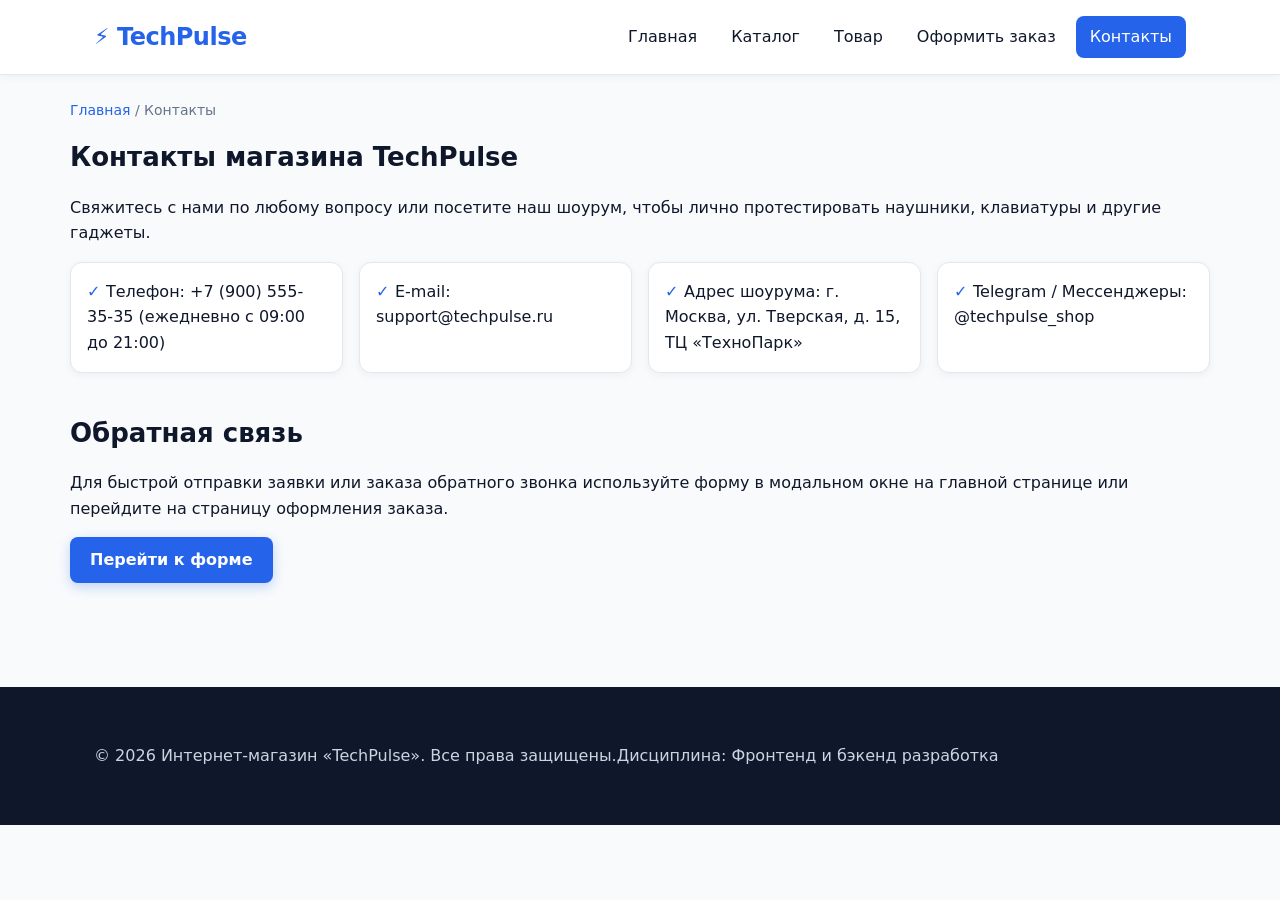
<file: contacts.html>
<!DOCTYPE html>
<html lang="ru">
  <head>
    <meta charset="UTF-8" />
    <meta name="viewport" content="width=device-width, initial-scale=1.0" />
    <meta
      name="description"
      content="Контактная информация интернет-магазина TechPulse."
    />
    <title>Контакты — TechPulse</title>
    <link rel="stylesheet" href="css/style.css" />
  </head>
  <body>
    <header class="site-header">
      <div class="site-header__inner">
        <a class="site-header__logo" href="index.html">TechPulse</a>
        <nav class="site-nav" aria-label="Основная навигация">
          <ul class="site-nav__list">
            <li class="site-nav__item">
              <a class="site-nav__link" href="index.html">Главная</a>
            </li>
            <li class="site-nav__item">
              <a class="site-nav__link" href="catalog.html">Каталог</a>
            </li>
            <li class="site-nav__item">
              <a class="site-nav__link" href="product.html">Товар</a>
            </li>
            <li class="site-nav__item">
              <a class="site-nav__link" href="order.html">Оформить заказ</a>
            </li>
            <li class="site-nav__item">
              <a
                class="site-nav__link site-nav__link--active"
                href="contacts.html"
                >Контакты</a
              >
            </li>
          </ul>
        </nav>
      </div>
    </header>

    <main>
      <nav class="breadcrumbs" aria-label="Хлебные крошки">
        <a class="breadcrumbs__link" href="index.html">Главная</a>
        <span class="breadcrumbs__current">Контакты</span>
      </nav>

      <section class="section">
        <h1 class="section__title">Контакты магазина TechPulse</h1>
        <p>
          Свяжитесь с нами по любому вопросу или посетите наш шоурум, чтобы
          лично протестировать наушники, клавиатуры и другие гаджеты.
        </p>
        <ul class="advantages-list">
          <li>Телефон: +7 (900) 555-35-35 (ежедневно с 09:00 до 21:00)</li>
          <li>E-mail: support@techpulse.ru</li>
          <li>Адрес шоурума: г. Москва, ул. Тверская, д. 15, ТЦ «ТехноПарк»</li>
          <li>Telegram / Мессенджеры: @techpulse_shop</li>
        </ul>
      </section>

      <section class="section" id="feedback">
        <h2 class="section__title">Обратная связь</h2>
        <p>
          Для быстрой отправки заявки или заказа обратного звонка используйте
          форму в модальном окне на главной странице или перейдите на страницу
          оформления заказа.
        </p>
        <a class="button button--primary" href="index.html#contacts"
          >Перейти к форме</a
        >
      </section>
    </main>

    <footer class="site-footer">
      <div class="site-footer__inner">
        <p>&copy; 2026 Интернет-магазин «TechPulse». Все права защищены.</p>
        <p>Дисциплина: Фронтенд и бэкенд разработка</p>
      </div>
    </footer>
  </body>
</html>
</file>
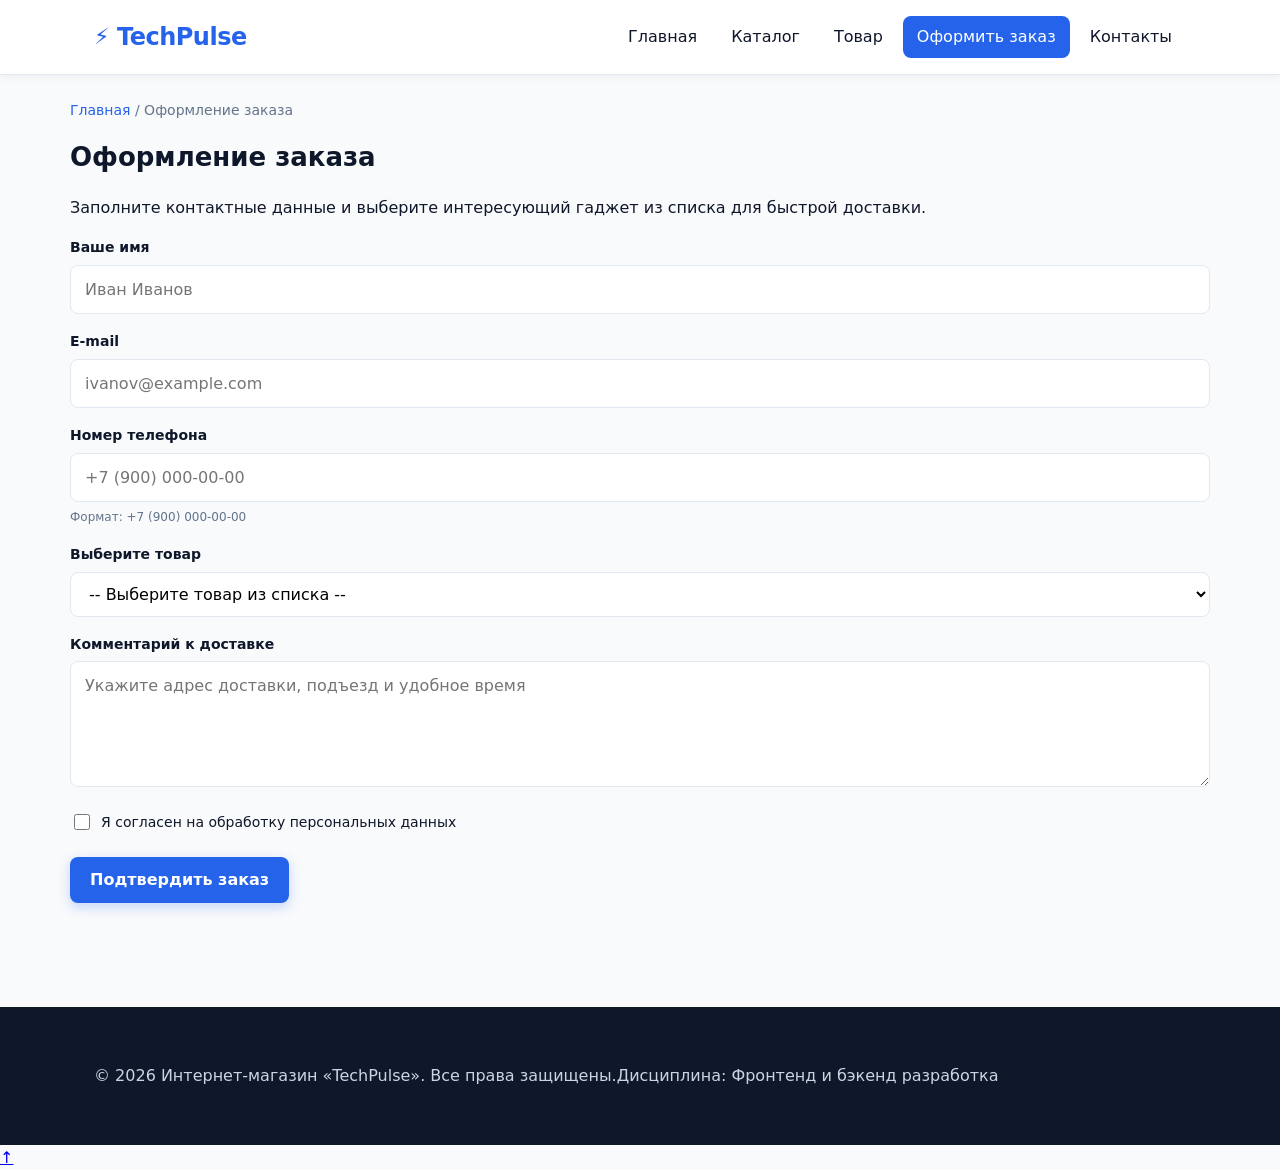
<file: order.html>
<!DOCTYPE html>
<html lang="ru">
  <head>
    <meta charset="UTF-8" />
    <meta name="viewport" content="width=device-width, initial-scale=1.0" />
    <meta
      name="description"
      content="Страница оформления онлайн-заказа в магазине TechPulse."
    />
    <title>Оформление заказа — TechPulse</title>
    <link rel="stylesheet" href="css/style.css" />
    <script src="js/main.js" defer></script>
  </head>
  <body>
    <header class="site-header">
      <div class="site-header__inner">
        <a class="site-header__logo" href="index.html">TechPulse</a>
        <nav class="site-nav" aria-label="Основная навигация">
          <ul class="site-nav__list">
            <li class="site-nav__item">
              <a class="site-nav__link" href="index.html">Главная</a>
            </li>
            <li class="site-nav__item">
              <a class="site-nav__link" href="catalog.html">Каталог</a>
            </li>
            <li class="site-nav__item">
              <a class="site-nav__link" href="product.html">Товар</a>
            </li>
            <li class="site-nav__item">
              <a class="site-nav__link site-nav__link--active" href="order.html"
                >Оформить заказ</a
              >
            </li>
            <li class="site-nav__item">
              <a class="site-nav__link" href="contacts.html">Контакты</a>
            </li>
          </ul>
        </nav>
      </div>
    </header>

    <main>
      <nav class="breadcrumbs" aria-label="Хлебные крошки">
        <a class="breadcrumbs__link" href="index.html">Главная</a>
        <span class="breadcrumbs__current">Оформление заказа</span>
      </nav>

      <section class="section order-page">
        <h1 class="section__title">Оформление заказа</h1>
        <p>
          Заполните контактные данные и выберите интересующий гаджет из списка
          для быстрой доставки.
        </p>

        <form
          class="order-form order-form--page"
          id="order-page-form"
          action="#"
          method="post"
          novalidate
        >
          <div class="order-form__field">
            <label class="order-form__label" for="page-order-name"
              >Ваше имя</label
            >
            <input
              class="order-form__input"
              id="page-order-name"
              name="name"
              type="text"
              placeholder="Иван Иванов"
              minlength="2"
              required
            />
          </div>

          <div class="order-form__field">
            <label class="order-form__label" for="page-order-email"
              >E-mail</label
            >
            <input
              class="order-form__input"
              id="page-order-email"
              name="email"
              type="email"
              placeholder="ivanov@example.com"
              required
            />
          </div>

          <div class="order-form__field">
            <label class="order-form__label" for="page-order-phone"
              >Номер телефона</label
            >
            <input
              class="order-form__input"
              id="page-order-phone"
              name="phone"
              type="tel"
              placeholder="+7 (900) 000-00-00"
              pattern="^\+7 \(\d{3}\) \d{3}-\d{2}-\d{2}$"
              required
            />
            <small class="order-form__help">Формат: +7 (900) 000-00-00</small>
          </div>

          <div class="order-form__field">
            <label class="order-form__label" for="page-order-product"
              >Выберите товар</label
            >
            <select
              class="order-form__select"
              id="page-order-product"
              name="product"
              required
            >
              <option value="">-- Выберите товар из списка --</option>
              <option value="1">Наушники Pulse Audio Pro (12 990 руб.)</option>
              <option value="2">Клавиатура KeyChronos K8 (8 490 руб.)</option>
              <option value="3">Смарт-часы ChronoFit X (9 990 руб.)</option>
              <option value="4">Мышь GlideMaster Pro (5 490 руб.)</option>
              <option value="5">Колонка BassBoom Mini (6 200 руб.)</option>
              <option value="6">Микрофон VoiceCast USB (7 900 руб.)</option>
            </select>
          </div>

          <div class="order-form__field">
            <label class="order-form__label" for="page-order-comment"
              >Комментарий к доставке</label
            >
            <textarea
              class="order-form__textarea"
              id="page-order-comment"
              name="comment"
              rows="4"
              placeholder="Укажите адрес доставки, подъезд и удобное время"
            ></textarea>
          </div>

          <div class="order-form__field order-form__field--checkbox">
            <label class="order-form__checkbox-label">
              <input
                class="order-form__checkbox"
                id="page-order-agreement"
                name="agreement"
                type="checkbox"
                required
              />
              Я согласен на обработку персональных данных
            </label>
          </div>

          <div class="order-form__actions">
            <button class="button button--primary" type="submit">
              Подтвердить заказ
            </button>
          </div>
        </form>
      </section>
    </main>

    <footer class="site-footer">
      <div class="site-footer__inner">
        <p>&copy; 2026 Интернет-магазин «TechPulse». Все права защищены.</p>
        <p>Дисциплина: Фронтенд и бэкенд разработка</p>
      </div>
    </footer>

    <a class="scroll-top-btn" href="#" aria-label="Наверх">↑</a>
    <p class="success-message" id="success-message" hidden>
      Форма успешно отправлена!
    </p>
  </body>
</html>
</file>
<file: css/style.css>
/* ===============================
   1. Переменные проекта
   =============================== */
:root {
  --color-bg: #f8fafc;
  --color-text: #0f172a;
  --color-muted: #64748b;
  --color-primary: #2563eb;
  --color-primary-dark: #1d4ed8;
  --color-border: #e2e8f0;
  --color-surface: #ffffff;
  --color-surface-accent: #eff6ff;
  --color-danger: #e11d48;
  --color-success: #16a34a;
  --color-success-bg: #f0fdf4;
  --color-white: #ffffff;

  --space-xs: 6px;
  --space-sm: 10px;
  --space-md: 16px;
  --space-lg: 24px;
  --space-xl: 40px;

  --radius-sm: 8px;
  --radius-md: 12px;
  --radius-lg: 18px;

  --shadow-sm: 0 2px 8px rgba(15, 23, 42, 0.05);
  --shadow-md: 0 10px 25px -5px rgba(15, 23, 42, 0.1);
  --shadow-lg: 0 20px 35px -10px rgba(37, 99, 235, 0.18);

  --container-width: 1140px;
}

/* ===============================
   2. Базовые стили
   =============================== */
* {
  box-sizing: border-box;
}

html {
  scroll-behavior: smooth;
}

body {
  margin: 0;
  font-family: 'Segoe UI', system-ui, -apple-system, Arial, sans-serif;
  line-height: 1.6;
  color: var(--color-text);
  background-color: var(--color-bg);
}

main {
  padding: var(--space-lg);
}

/* Подсветка целевого якоря */
:target {
  outline: 2px dashed var(--color-primary);
  outline-offset: 6px;
  border-radius: var(--radius-sm);
}

/* ===============================
   3. Блок кнопки (button)
   =============================== */
.button {
  display: inline-flex;
  align-items: center;
  justify-content: center;
  padding: 10px 20px;
  border: none;
  border-radius: var(--radius-sm);
  font: inherit;
  font-weight: 600;
  text-decoration: none;
  cursor: pointer;
  transition:
    background-color 0.2s ease,
    color 0.2s ease,
    transform 0.15s ease,
    box-shadow 0.2s ease;
}

.button:active {
  transform: translateY(1px);
}

.button--primary {
  color: var(--color-white);
  background-color: var(--color-primary);
  box-shadow: 0 4px 12px rgba(37, 99, 235, 0.25);
}

.button--primary:hover {
  background-color: var(--color-primary-dark);
  box-shadow: 0 6px 16px rgba(37, 99, 235, 0.35);
}

.button--secondary {
  color: var(--color-primary);
  background-color: var(--color-surface);
  border: 1.5px solid var(--color-primary);
}

.button--secondary:hover {
  color: var(--color-white);
  background-color: var(--color-primary);
}

.button:focus-visible {
  outline: 2px solid var(--color-primary);
  outline-offset: 3px;
}

.button:disabled,
.button--disabled {
  opacity: 0.6;
  cursor: not-allowed;
}

/* ===============================
   4. Шапка и навигация (site-header, site-nav)
   =============================== */
.site-header {
  background-color: var(--color-surface);
  border-bottom: 1px solid var(--color-border);
  box-shadow: var(--shadow-sm);
  position: sticky;
  top: 0;
  z-index: 50;
}

.site-header__inner {
  max-width: var(--container-width);
  margin: 0 auto;
  padding: var(--space-md) var(--space-lg);
  display: flex;
  flex-wrap: wrap;
  justify-content: space-between;
  align-items: center;
  gap: var(--space-md);
}

.site-header__logo {
  font-size: 24px;
  font-weight: 800;
  letter-spacing: -0.5px;
  color: var(--color-primary);
  text-decoration: none;
  display: inline-flex;
  align-items: center;
  gap: 8px;
  transition: opacity 0.2s ease;
}

.site-header__logo::before {
  content: '⚡';
  font-size: 22px;
}

.site-header__logo:hover {
  opacity: 0.85;
}

.site-nav__list {
  display: flex;
  flex-wrap: wrap;
  justify-content: center;
  align-items: center;
  gap: var(--space-xs);
  padding: 0;
  margin: 0;
  list-style: none;
}

.site-nav__item {
  margin-bottom: 0;
}

.site-nav__link {
  display: inline-block;
  padding: 8px 14px;
  color: var(--color-text);
  font-weight: 500;
  text-decoration: none;
  border-radius: var(--radius-sm);
  transition:
    background-color 0.2s ease,
    color 0.2s ease;
}

.site-nav__link:hover {
  color: var(--color-primary);
  background-color: var(--color-surface-accent);
}

.site-nav__link:focus-visible {
  outline: 2px solid var(--color-primary);
  outline-offset: 3px;
}

.site-nav__link--active {
  color: var(--color-white);
  background-color: var(--color-primary);
}

.site-nav__link--active:hover {
  color: var(--color-white);
  background-color: var(--color-primary-dark);
}

/* ===============================
   5. Хлебные крошки (breadcrumbs)
   =============================== */
.breadcrumbs {
  max-width: var(--container-width);
  margin: 0 auto var(--space-md);
  font-size: 14px;
  color: var(--color-muted);
}

.breadcrumbs__link {
  color: var(--color-primary);
  text-decoration: none;
  font-weight: 500;
}

.breadcrumbs__link:hover {
  text-decoration: underline;
}

.breadcrumbs__current::before {
  content: ' / ';
  color: var(--color-muted);
}

/* ===============================
   6. Основные компоненты страниц (hero, section, aside-info)
   =============================== */
.hero {
  max-width: var(--container-width);
  margin: 0 auto var(--space-xl);
  padding: var(--space-xl);
  background: linear-gradient(135deg, #1e3a8a 0%, #2563eb 60%, #3b82f6 100%);
  color: var(--color-white);
  border-radius: var(--radius-lg);
  box-shadow: var(--shadow-lg);
}

.hero__title {
  margin-top: 0;
  margin-bottom: var(--space-sm);
  font-size: clamp(28px, 4vw, 42px);
  line-height: 1.2;
}

.hero__text {
  max-width: 650px;
  margin-bottom: var(--space-lg);
  font-size: 18px;
  color: rgba(255, 255, 255, 0.9);
}

.hero .button--primary {
  background-color: var(--color-white);
  color: var(--color-primary);
}

.hero .button--primary:hover {
  background-color: #f1f5f9;
}

.section {
  max-width: var(--container-width);
  margin: 0 auto var(--space-xl);
}

.section__title {
  margin-top: 0;
  margin-bottom: var(--space-md);
  font-size: 26px;
}

.advantages-list {
  display: grid;
  grid-template-columns: repeat(auto-fit, minmax(230px, 1fr));
  gap: var(--space-md);
  padding: 0;
  list-style: none;
}

.advantages-list li {
  padding: var(--space-md);
  background-color: var(--color-surface);
  border: 1px solid var(--color-border);
  border-radius: var(--radius-md);
  box-shadow: var(--shadow-sm);
  font-weight: 500;
}

.advantages-list li::before {
  content: '✓ ';
  color: var(--color-primary);
  font-weight: 700;
}

.aside-info {
  max-width: var(--container-width);
  margin: 0 auto var(--space-xl);
  padding: var(--space-lg);
  border-left: 5px solid var(--color-primary);
  border-radius: 0 var(--radius-md) var(--radius-md) 0;
  background-color: var(--color-surface-accent);
  box-shadow: var(--shadow-sm);
}

.aside-info__title {
  margin-top: 0;
  color: var(--color-primary-dark);
}

.aside-info__text {
  margin-bottom: 0;
}

/* ===============================
   7. Карточки и сетка товаров (products-grid, product-card)
   =============================== */
.products-grid {
  display: grid;
  grid-template-columns: repeat(3, 1fr);
  gap: var(--space-lg);
}

.product-card {
  display: flex;
  flex-direction: column;
  gap: var(--space-sm);
  padding: var(--space-md);
  border: 1px solid var(--color-border);
  border-radius: var(--radius-md);
  background-color: var(--color-surface);
  box-shadow: var(--shadow-sm);
  transition:
    border-color 0.25s ease,
    transform 0.25s ease,
    box-shadow 0.25s ease;
}

.product-card:hover {
  border-color: var(--color-primary);
  transform: translateY(-4px);
  box-shadow: var(--shadow-md);
}

.product-card__image {
  width: 100%;
  height: 210px;
  object-fit: cover;
  border-radius: var(--radius-sm);
  background-color: #f1f5f9;
  margin-bottom: var(--space-xs);
}

.product-card--featured {
  border: 2px solid var(--color-primary);
}

.product-card--discount {
  border: 2px solid var(--color-danger);
}

.product-card__title {
  margin: 0;
  font-size: 19px;
  color: var(--color-text);
}

.product-card__description {
  margin: 0;
  font-size: 14px;
  color: var(--color-muted);
}

.product-card__price {
  margin: var(--space-xs) 0;
  font-size: 18px;
  font-weight: 800;
  color: var(--color-text);
}

.product-card--discount .product-card__price {
  color: var(--color-danger);
}

.product-card__button {
  margin-top: auto;
  align-self: stretch;
}

/* ===============================
   8. Страница каталога и фильтры (catalog-layout, catalog-filters, filters-form)
   =============================== */
.catalog-layout {
  max-width: var(--container-width);
  margin: 0 auto var(--space-xl);
  display: grid;
  grid-template-columns: 270px 1fr;
  grid-template-areas: 'filters products';
  gap: var(--space-lg);
  align-items: start;
}

.catalog-filters {
  grid-area: filters;
  padding: var(--space-lg);
  border: 1px solid var(--color-border);
  border-radius: var(--radius-md);
  background-color: var(--color-surface);
  box-shadow: var(--shadow-sm);
}

.catalog-filters__title {
  margin-top: 0;
  font-size: 20px;
}

.catalog-products {
  grid-area: products;
}

.catalog-products__title {
  margin-top: 0;
}

.filters-form {
  display: grid;
  gap: var(--space-md);
}

.filters-form__group {
  margin: 0;
  padding: var(--space-md);
  border: 1px solid var(--color-border);
  border-radius: var(--radius-sm);
  background-color: var(--color-bg);
}

.filters-form__legend {
  font-weight: 700;
  padding: 0 6px;
}

.filters-form__label {
  display: flex;
  align-items: center;
  gap: 8px;
  margin-bottom: var(--space-sm);
  cursor: pointer;
  font-size: 14px;
}

.filters-form__input {
  width: 100%;
  padding: 8px 12px;
  border: 1px solid var(--color-border);
  border-radius: var(--radius-sm);
  font: inherit;
  background-color: var(--color-surface);
  margin-bottom: var(--space-xs);
}

/* ===============================
   9. Модальное окно и форма заявки (order-dialog, order-form)
   =============================== */
.order-dialog {
  width: min(100% - 32px, 540px);
  padding: var(--space-xl);
  border: none;
  border-radius: var(--radius-lg);
  box-shadow: var(--shadow-md);
}

.order-dialog::backdrop {
  background-color: rgba(15, 23, 42, 0.6);
  backdrop-filter: blur(3px);
}

.order-dialog__title {
  margin-top: 0;
}

.order-form__field {
  margin-bottom: var(--space-md);
}

.order-form__label {
  display: block;
  margin-bottom: var(--space-xs);
  font-weight: 600;
  font-size: 14px;
}

.order-form__input,
.order-form__select,
.order-form__textarea {
  width: 100%;
  padding: 11px 14px;
  border: 1px solid var(--color-border);
  border-radius: var(--radius-sm);
  font: inherit;
  background-color: var(--color-surface);
  transition: border-color 0.2s ease, box-shadow 0.2s ease;
}

.order-form__checkbox-label {
  display: flex;
  align-items: center;
  gap: 8px;
  cursor: pointer;
  font-size: 14px;
}

.order-form__checkbox {
  width: 16px;
  height: 16px;
}

.order-form__help {
  display: block;
  margin-top: var(--space-xs);
  color: var(--color-muted);
  font-size: 12px;
}

.order-form__input:hover,
.order-form__select:hover,
.order-form__textarea:hover {
  border-color: var(--color-primary);
}

.order-form__input:focus-visible,
.order-form__select:focus-visible,
.order-form__textarea:focus-visible {
  outline: none;
  border-color: var(--color-primary);
  box-shadow: 0 0 0 3px rgba(37, 99, 235, 0.2);
}

[aria-invalid='true'] {
  border-color: var(--color-danger);
}

.order-form__actions {
  display: flex;
  gap: var(--space-md);
  margin-top: var(--space-lg);
}

/* Сообщение об успешной отправке */
.success-message {
  max-width: var(--container-width);
  margin: var(--space-lg) auto;
  padding: var(--space-md) var(--space-lg);
  border-left: 4px solid var(--color-success);
  border-radius: var(--radius-sm);
  background-color: var(--color-success-bg);
  font-weight: 600;
  color: var(--color-success);
}

/* ===============================
   10. Подвал сайта (site-footer)
   =============================== */
.site-footer {
  background-color: #0f172a;
  color: #cbd5e1;
  margin-top: var(--space-xl);
}

.site-footer__inner {
  max-width: var(--container-width);
  margin: 0 auto;
  padding: var(--space-xl) var(--space-lg);
  display: flex;
  flex-wrap: wrap;
  justify
</file>
